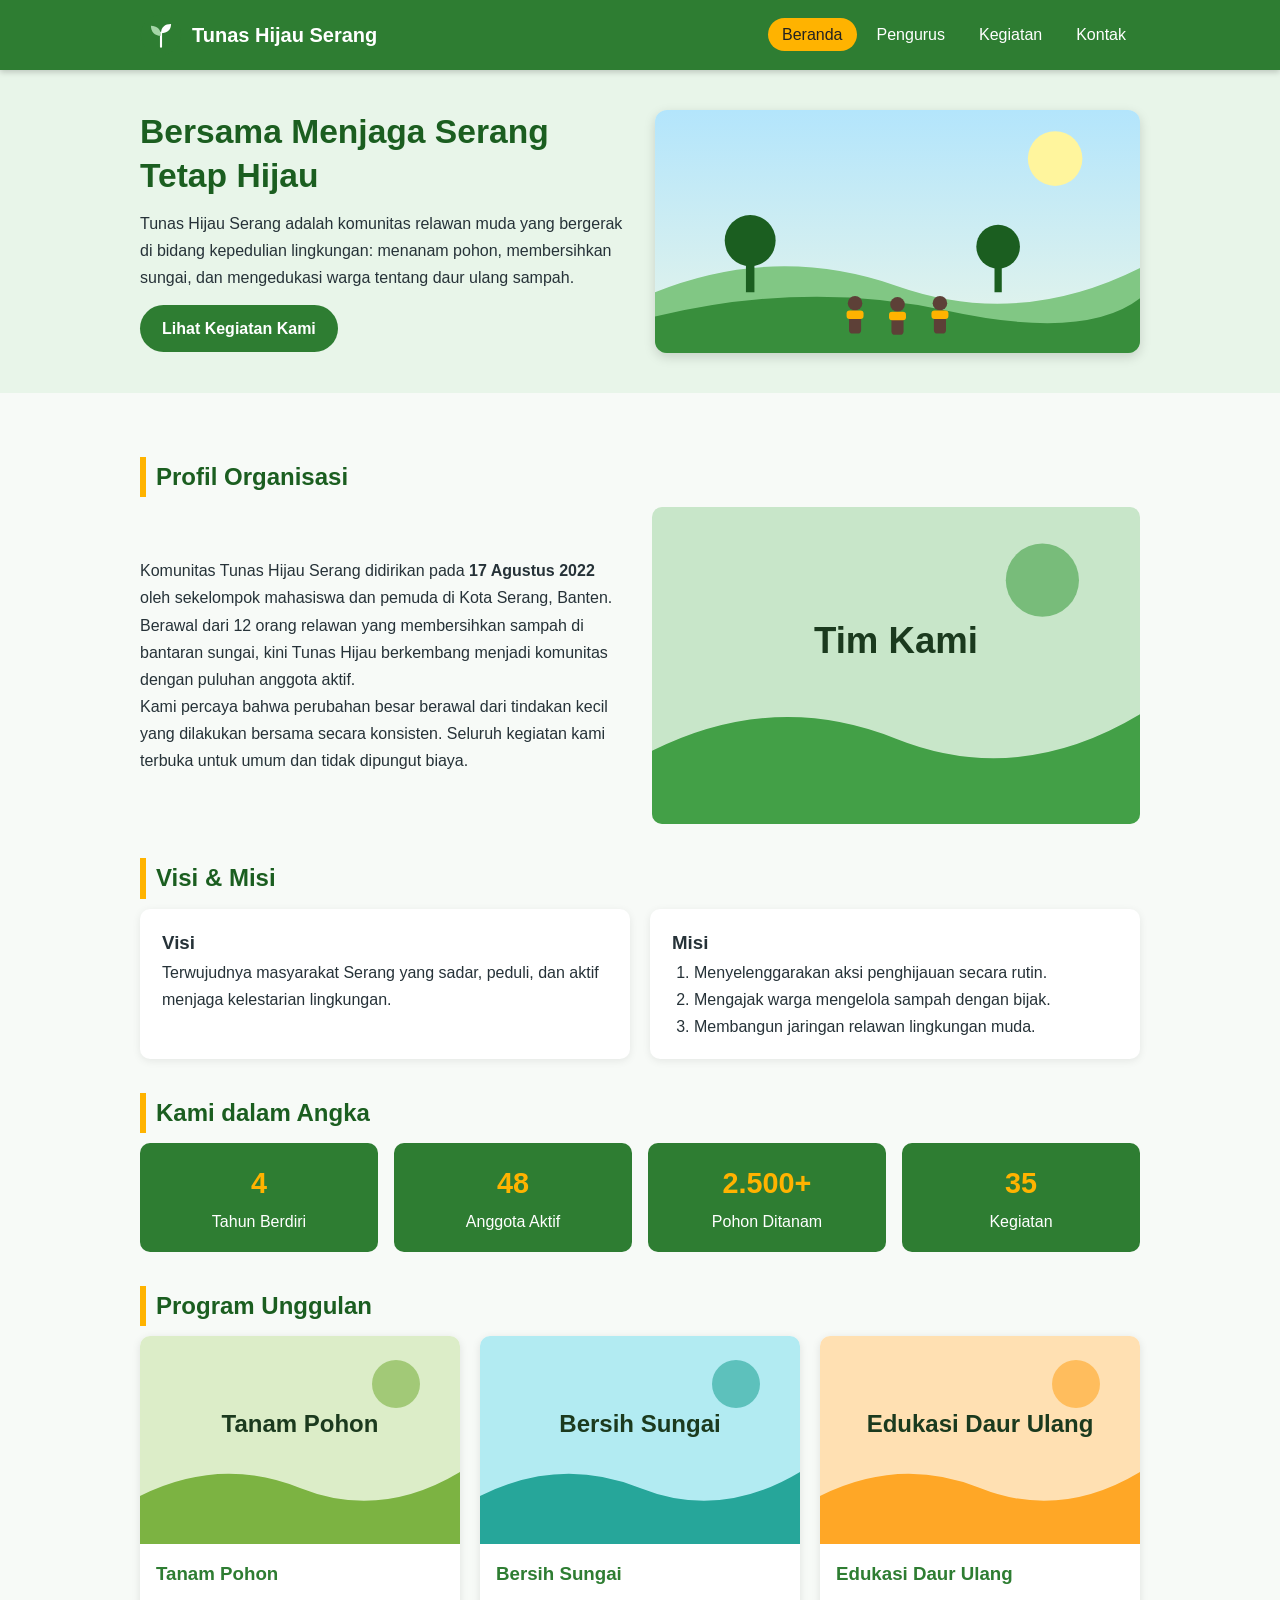
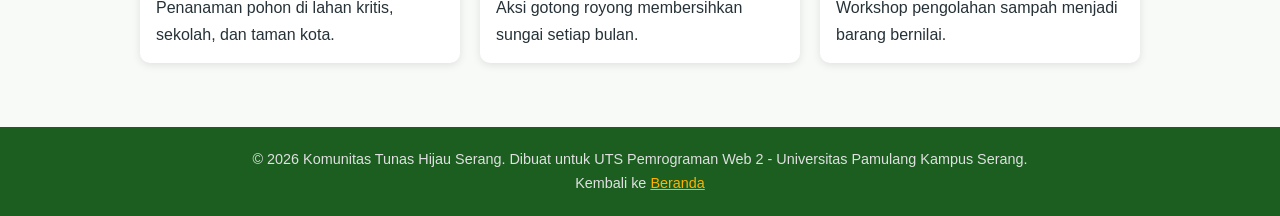
<file: index.html>
<!DOCTYPE html>
<html lang="id">
<head>
  <meta charset="UTF-8">
  <meta name="viewport" content="width=device-width, initial-scale=1.0">
  <meta name="description" content="Komunitas Tunas Hijau Serang - komunitas peduli lingkungan">
  <title>Beranda | Komunitas Tunas Hijau Serang</title>
  <link rel="stylesheet" href="style.css">
</head>
<body>
  <header>
    <div class="container">
      <div class="brand"><img src="logo.svg" alt="Logo Tunas Hijau"> Tunas Hijau Serang</div>
      <nav>
        <ul>
          <li><a href="index.html" class="aktif">Beranda</a></li>
          <li><a href="pengurus.html">Pengurus</a></li>
          <li><a href="kegiatan.html">Kegiatan</a></li>
          <li><a href="kontak.html">Kontak</a></li>
        </ul>
      </nav>
    </div>
  </header>

  <section class="hero">
    <div class="container">
      <div class="hero-teks">
        <h1>Bersama Menjaga Serang Tetap Hijau</h1>
        <p>Tunas Hijau Serang adalah komunitas relawan muda yang bergerak di bidang kepedulian lingkungan: menanam pohon, membersihkan sungai, dan mengedukasi warga tentang daur ulang sampah.</p>
        <a class="tombol" href="kegiatan.html">Lihat Kegiatan Kami</a>
      </div>
      <img src="hero.svg" alt="Relawan menanam pohon di area hijau">
    </div>
  </section>

  <main class="container">
    <section>
      <h2>Profil Organisasi</h2>
      <div class="dua-kolom">
        <article>
          <p>Komunitas Tunas Hijau Serang didirikan pada <strong>17 Agustus 2022</strong> oleh sekelompok mahasiswa dan pemuda di Kota Serang, Banten. Berawal dari 12 orang relawan yang membersihkan sampah di bantaran sungai, kini Tunas Hijau berkembang menjadi komunitas dengan puluhan anggota aktif.</p>
          <p>Kami percaya bahwa perubahan besar berawal dari tindakan kecil yang dilakukan bersama secara konsisten. Seluruh kegiatan kami terbuka untuk umum dan tidak dipungut biaya.</p>
        </article>
        <img src="tim.svg" alt="Ilustrasi tim relawan Tunas Hijau">
      </div>
    </section>

    <section>
      <h2>Visi &amp; Misi</h2>
      <div class="grid">
        <div class="kotak">
          <h3>Visi</h3>
          <p>Terwujudnya masyarakat Serang yang sadar, peduli, dan aktif menjaga kelestarian lingkungan.</p>
        </div>
        <div class="kotak">
          <h3>Misi</h3>
          <ol>
            <li>Menyelenggarakan aksi penghijauan secara rutin.</li>
            <li>Mengajak warga mengelola sampah dengan bijak.</li>
            <li>Membangun jaringan relawan lingkungan muda.</li>
          </ol>
        </div>
      </div>
    </section>

    <section>
      <h2>Kami dalam Angka</h2>
      <div class="statistik">
        <div><strong>4</strong>Tahun Berdiri</div>
        <div><strong>48</strong>Anggota Aktif</div>
        <div><strong>2.500+</strong>Pohon Ditanam</div>
        <div><strong>35</strong>Kegiatan</div>
      </div>
    </section>

    <section>
      <h2>Program Unggulan</h2>
      <div class="grid">
        <article class="kartu">
          <img src="tanam.svg" alt="Program tanam pohon">
          <div class="isi"><h3>Tanam Pohon</h3><p>Penanaman pohon di lahan kritis, sekolah, dan taman kota.</p></div>
        </article>
        <article class="kartu">
          <img src="bersih.svg" alt="Program bersih sungai">
          <div class="isi"><h3>Bersih Sungai</h3><p>Aksi gotong royong membersihkan sungai setiap bulan.</p></div>
        </article>
        <article class="kartu">
          <img src="edukasi.svg" alt="Program edukasi daur ulang">
          <div class="isi"><h3>Edukasi Daur Ulang</h3><p>Workshop pengolahan sampah menjadi barang bernilai.</p></div>
        </article>
      </div>
    </section>
  </main>
  <footer>
    <div class="container">
      <p>&copy; 2026 Komunitas Tunas Hijau Serang. Dibuat untuk UTS Pemrograman Web 2 - Universitas Pamulang Kampus Serang.</p>
      <p>Kembali ke <a href="index.html">Beranda</a></p>
    </div>
  </footer>
</body>
</html>
</file>
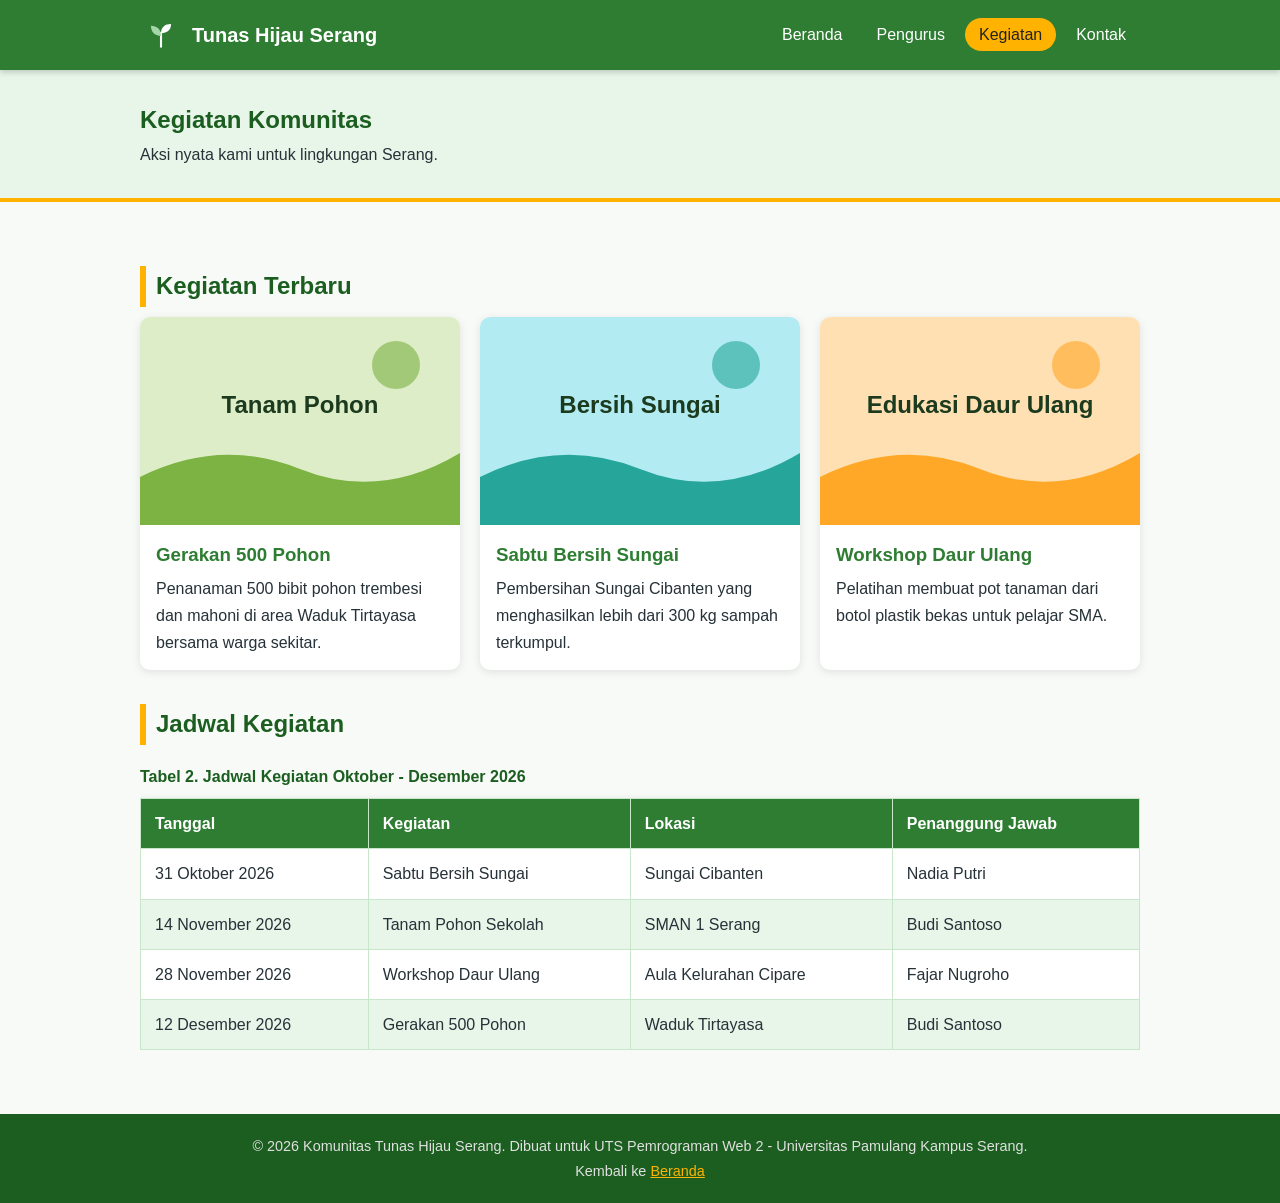
<file: kegiatan.html>
<!DOCTYPE html>
<html lang="id">
<head>
  <meta charset="UTF-8">
  <meta name="viewport" content="width=device-width, initial-scale=1.0">
  <meta name="description" content="Komunitas Tunas Hijau Serang - komunitas peduli lingkungan">
  <title>Kegiatan | Komunitas Tunas Hijau Serang</title>
  <link rel="stylesheet" href="style.css">
</head>
<body>
  <header>
    <div class="container">
      <div class="brand"><img src="logo.svg" alt="Logo Tunas Hijau"> Tunas Hijau Serang</div>
      <nav>
        <ul>
          <li><a href="index.html">Beranda</a></li>
          <li><a href="pengurus.html">Pengurus</a></li>
          <li><a href="kegiatan.html" class="aktif">Kegiatan</a></li>
          <li><a href="kontak.html">Kontak</a></li>
        </ul>
      </nav>
    </div>
  </header>

  <section class="page-title">
    <div class="container"><h1>Kegiatan Komunitas</h1><p>Aksi nyata kami untuk lingkungan Serang.</p></div>
  </section>

  <main class="container">
    <section>
      <h2>Kegiatan Terbaru</h2>
      <div class="grid">
        <article class="kartu">
          <img src="tanam.svg" alt="Tanam pohon">
          <div class="isi"><h3>Gerakan 500 Pohon</h3><p>Penanaman 500 bibit pohon trembesi dan mahoni di area Waduk Tirtayasa bersama warga sekitar.</p></div>
        </article>
        <article class="kartu">
          <img src="bersih.svg" alt="Bersih sungai">
          <div class="isi"><h3>Sabtu Bersih Sungai</h3><p>Pembersihan Sungai Cibanten yang menghasilkan lebih dari 300 kg sampah terkumpul.</p></div>
        </article>
        <article class="kartu">
          <img src="edukasi.svg" alt="Edukasi daur ulang">
          <div class="isi"><h3>Workshop Daur Ulang</h3><p>Pelatihan membuat pot tanaman dari botol plastik bekas untuk pelajar SMA.</p></div>
        </article>
      </div>
    </section>

    <section>
      <h2>Jadwal Kegiatan</h2>
      <div class="tabel-wrap">
        <table>
          <caption>Tabel 2. Jadwal Kegiatan Oktober - Desember 2026</caption>
          <thead>
            <tr><th>Tanggal</th><th>Kegiatan</th><th>Lokasi</th><th>Penanggung Jawab</th></tr>
          </thead>
          <tbody>
            <tr><td>31 Oktober 2026</td><td>Sabtu Bersih Sungai</td><td>Sungai Cibanten</td><td>Nadia Putri</td></tr>
            <tr><td>14 November 2026</td><td>Tanam Pohon Sekolah</td><td>SMAN 1 Serang</td><td>Budi Santoso</td></tr>
            <tr><td>28 November 2026</td><td>Workshop Daur Ulang</td><td>Aula Kelurahan Cipare</td><td>Fajar Nugroho</td></tr>
            <tr><td>12 Desember 2026</td><td>Gerakan 500 Pohon</td><td>Waduk Tirtayasa</td><td>Budi Santoso</td></tr>
          </tbody>
        </table>
      </div>
    </section>
  </main>
  <footer>
    <div class="container">
      <p>&copy; 2026 Komunitas Tunas Hijau Serang. Dibuat untuk UTS Pemrograman Web 2 - Universitas Pamulang Kampus Serang.</p>
      <p>Kembali ke <a href="index.html">Beranda</a></p>
    </div>
  </footer>
</body>
</html>
</file>
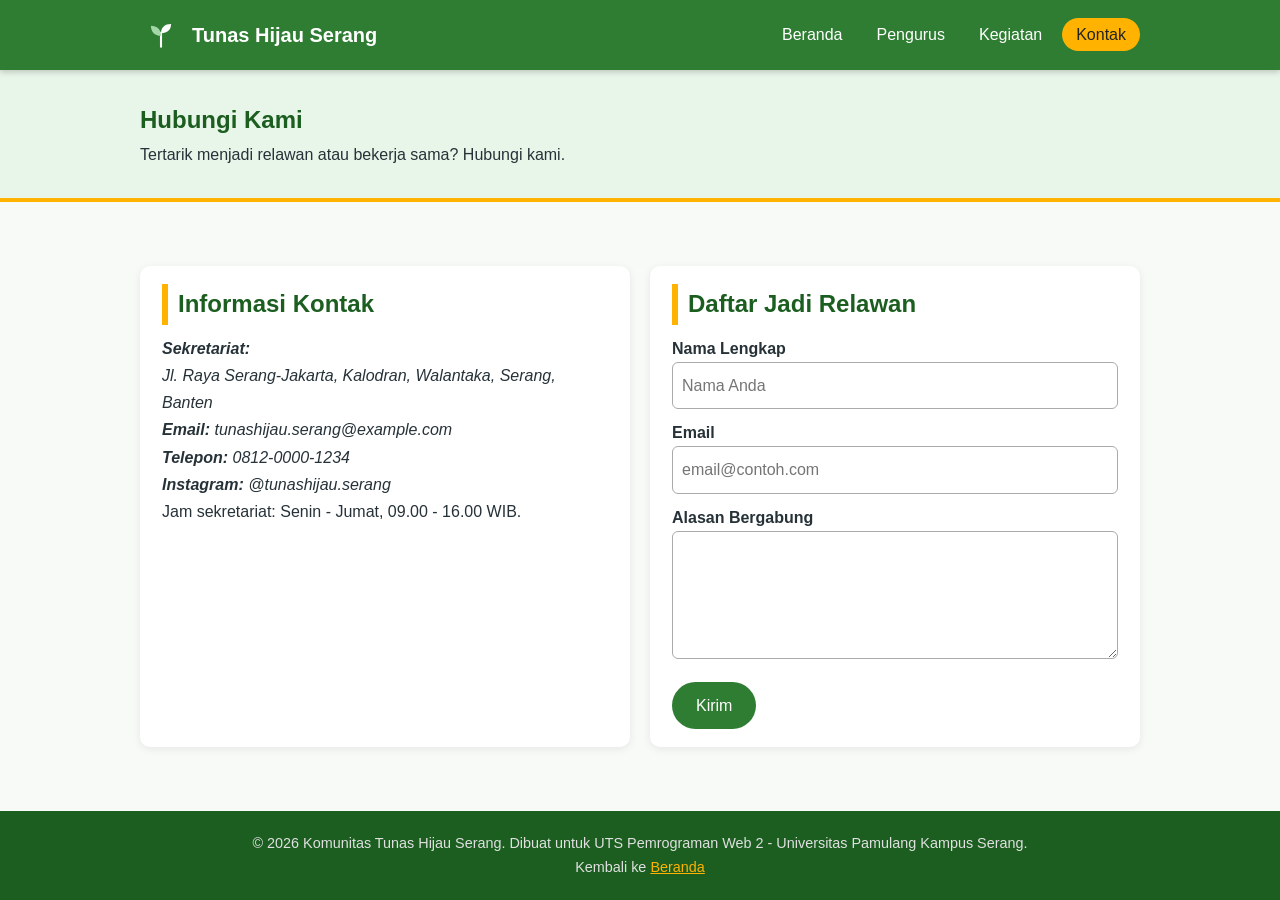
<file: kontak.html>
<!DOCTYPE html>
<html lang="id">
<head>
  <meta charset="UTF-8">
  <meta name="viewport" content="width=device-width, initial-scale=1.0">
  <meta name="description" content="Komunitas Tunas Hijau Serang - komunitas peduli lingkungan">
  <title>Kontak | Komunitas Tunas Hijau Serang</title>
  <link rel="stylesheet" href="style.css">
</head>
<body>
  <header>
    <div class="container">
      <div class="brand"><img src="logo.svg" alt="Logo Tunas Hijau"> Tunas Hijau Serang</div>
      <nav>
        <ul>
          <li><a href="index.html">Beranda</a></li>
          <li><a href="pengurus.html">Pengurus</a></li>
          <li><a href="kegiatan.html">Kegiatan</a></li>
          <li><a href="kontak.html" class="aktif">Kontak</a></li>
        </ul>
      </nav>
    </div>
  </header>

  <section class="page-title">
    <div class="container"><h1>Hubungi Kami</h1><p>Tertarik menjadi relawan atau bekerja sama? Hubungi kami.</p></div>
  </section>

  <main class="container">
    <div class="grid">
      <section class="kotak">
        <h2>Informasi Kontak</h2>
        <address>
          <p><strong>Sekretariat:</strong><br>Jl. Raya Serang-Jakarta, Kalodran, Walantaka, Serang, Banten</p>
          <p><strong>Email:</strong> tunashijau.serang@example.com</p>
          <p><strong>Telepon:</strong> 0812-0000-1234</p>
          <p><strong>Instagram:</strong> @tunashijau.serang</p>
        </address>
        <p>Jam sekretariat: Senin - Jumat, 09.00 - 16.00 WIB.</p>
      </section>

      <section class="kotak">
        <h2>Daftar Jadi Relawan</h2>
        <form action="#" method="post">
          <label for="nama">Nama Lengkap</label>
          <input type="text" id="nama" name="nama" placeholder="Nama Anda">
          <label for="email">Email</label>
          <input type="email" id="email" name="email" placeholder="email@contoh.com">
          <label for="pesan">Alasan Bergabung</label>
          <textarea id="pesan" name="pesan" rows="4"></textarea>
          <button type="button">Kirim</button>
        </form>
      </section>
    </div>
  </main>
  <footer>
    <div class="container">
      <p>&copy; 2026 Komunitas Tunas Hijau Serang. Dibuat untuk UTS Pemrograman Web 2 - Universitas Pamulang Kampus Serang.</p>
      <p>Kembali ke <a href="index.html">Beranda</a></p>
    </div>
  </footer>
</body>
</html>
</file>
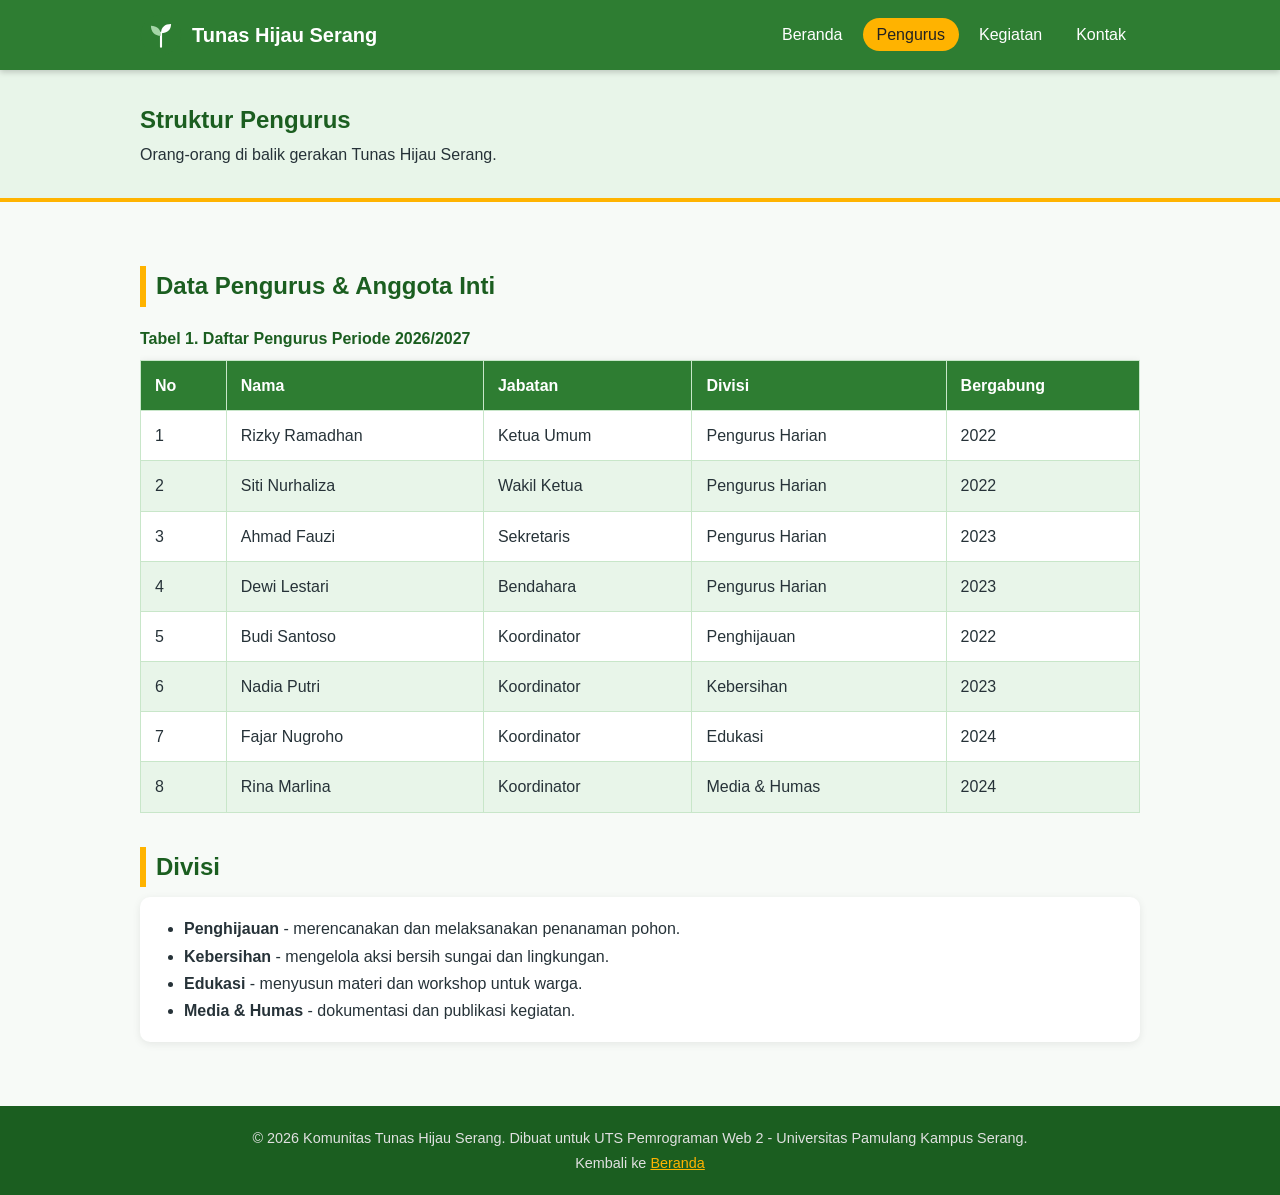
<file: pengurus.html>
<!DOCTYPE html>
<html lang="id">
<head>
  <meta charset="UTF-8">
  <meta name="viewport" content="width=device-width, initial-scale=1.0">
  <meta name="description" content="Komunitas Tunas Hijau Serang - komunitas peduli lingkungan">
  <title>Pengurus | Komunitas Tunas Hijau Serang</title>
  <link rel="stylesheet" href="style.css">
</head>
<body>
  <header>
    <div class="container">
      <div class="brand"><img src="logo.svg" alt="Logo Tunas Hijau"> Tunas Hijau Serang</div>
      <nav>
        <ul>
          <li><a href="index.html">Beranda</a></li>
          <li><a href="pengurus.html" class="aktif">Pengurus</a></li>
          <li><a href="kegiatan.html">Kegiatan</a></li>
          <li><a href="kontak.html">Kontak</a></li>
        </ul>
      </nav>
    </div>
  </header>

  <section class="page-title">
    <div class="container"><h1>Struktur Pengurus</h1><p>Orang-orang di balik gerakan Tunas Hijau Serang.</p></div>
  </section>

  <main class="container">
    <section>
      <h2>Data Pengurus &amp; Anggota Inti</h2>
      <div class="tabel-wrap">
        <table>
          <caption>Tabel 1. Daftar Pengurus Periode 2026/2027</caption>
          <thead>
            <tr><th>No</th><th>Nama</th><th>Jabatan</th><th>Divisi</th><th>Bergabung</th></tr>
          </thead>
          <tbody>
            <tr><td>1</td><td>Rizky Ramadhan</td><td>Ketua Umum</td><td>Pengurus Harian</td><td>2022</td></tr>
            <tr><td>2</td><td>Siti Nurhaliza</td><td>Wakil Ketua</td><td>Pengurus Harian</td><td>2022</td></tr>
            <tr><td>3</td><td>Ahmad Fauzi</td><td>Sekretaris</td><td>Pengurus Harian</td><td>2023</td></tr>
            <tr><td>4</td><td>Dewi Lestari</td><td>Bendahara</td><td>Pengurus Harian</td><td>2023</td></tr>
            <tr><td>5</td><td>Budi Santoso</td><td>Koordinator</td><td>Penghijauan</td><td>2022</td></tr>
            <tr><td>6</td><td>Nadia Putri</td><td>Koordinator</td><td>Kebersihan</td><td>2023</td></tr>
            <tr><td>7</td><td>Fajar Nugroho</td><td>Koordinator</td><td>Edukasi</td><td>2024</td></tr>
            <tr><td>8</td><td>Rina Marlina</td><td>Koordinator</td><td>Media &amp; Humas</td><td>2024</td></tr>
          </tbody>
        </table>
      </div>
    </section>

    <section>
      <h2>Divisi</h2>
      <div class="kotak">
        <ul>
          <li><strong>Penghijauan</strong> - merencanakan dan melaksanakan penanaman pohon.</li>
          <li><strong>Kebersihan</strong> - mengelola aksi bersih sungai dan lingkungan.</li>
          <li><strong>Edukasi</strong> - menyusun materi dan workshop untuk warga.</li>
          <li><strong>Media &amp; Humas</strong> - dokumentasi dan publikasi kegiatan.</li>
        </ul>
      </div>
    </section>
  </main>
  <footer>
    <div class="container">
      <p>&copy; 2026 Komunitas Tunas Hijau Serang. Dibuat untuk UTS Pemrograman Web 2 - Universitas Pamulang Kampus Serang.</p>
      <p>Kembali ke <a href="index.html">Beranda</a></p>
    </div>
  </footer>
</body>
</html>
</file>
<file: style.css>
/* Reset & variabel */
:root{--hijau:#2e7d32;--hijau-tua:#1b5e20;--hijau-muda:#e8f5e9;--aksen:#ffb300;--teks:#263238;}
*{box-sizing:border-box;margin:0;padding:0}
body{font-family:'Segoe UI',Arial,sans-serif;color:var(--teks);background:#f7faf7;line-height:1.7}
.container{width:90%;max-width:1000px;margin:0 auto}

/* Header & Navigasi */
header{background:var(--hijau);color:#fff;padding:14px 0;position:sticky;top:0;z-index:10;box-shadow:0 2px 6px rgba(0,0,0,.2)}
header .container{display:flex;justify-content:space-between;align-items:center;flex-wrap:wrap;gap:10px}
.brand{display:flex;align-items:center;gap:10px;font-size:1.25rem;font-weight:700}
.brand img{width:42px;height:42px}
nav ul{list-style:none;display:flex;gap:6px;flex-wrap:wrap}
nav a{color:#fff;text-decoration:none;padding:8px 14px;border-radius:20px;font-weight:500}
nav a:hover{background:var(--hijau-tua)}
nav a.aktif{background:var(--aksen);color:#222}

/* Hero */
.hero{background:var(--hijau-muda);padding:40px 0}
.hero .container{display:grid;grid-template-columns:repeat(auto-fit,minmax(320px,1fr));align-items:center;gap:30px}
.hero-teks{flex:1 1 320px}
.hero-teks h1{font-size:2.1rem;color:var(--hijau-tua);line-height:1.3;margin-bottom:12px}
.hero img{width:100%;border-radius:12px;box-shadow:0 4px 12px rgba(0,0,0,.15)}
.tombol{display:inline-block;margin-top:14px;background:var(--hijau);color:#fff;padding:10px 22px;border-radius:25px;text-decoration:none;font-weight:600}
.tombol:hover{background:var(--hijau-tua)}
.page-title{background:var(--hijau-muda);padding:30px 0;border-bottom:4px solid var(--aksen)}
.page-title h1{color:var(--hijau-tua)}

/* Konten */
main{padding:30px 0}
section{margin-bottom:34px}
h2{color:var(--hijau-tua);margin-bottom:10px;border-left:6px solid var(--aksen);padding-left:10px}
.grid{display:grid;grid-template-columns:repeat(auto-fit,minmax(260px,1fr));gap:20px}
.kartu{background:#fff;border-radius:10px;overflow:hidden;box-shadow:0 2px 8px rgba(0,0,0,.1)}
.kartu img{width:100%;display:block}
.kartu .isi{padding:14px 16px}
.kartu h3{color:var(--hijau);margin-bottom:4px}
.kotak{background:#fff;padding:18px 22px;border-radius:10px;box-shadow:0 2px 8px rgba(0,0,0,.08)}
.kotak ul,.kotak ol{margin-left:22px}
.statistik{display:flex;gap:16px;flex-wrap:wrap;text-align:center}
.statistik div{flex:1 1 150px;background:var(--hijau);color:#fff;padding:16px;border-radius:10px}
.statistik strong{display:block;font-size:1.8rem;color:var(--aksen)}
.dua-kolom{display:grid;grid-template-columns:repeat(auto-fit,minmax(300px,1fr));gap:24px;align-items:center}
.dua-kolom img{width:100%;border-radius:10px}

/* Tabel */
.tabel-wrap{overflow-x:auto}
table{width:100%;border-collapse:collapse;background:#fff;box-shadow:0 2px 8px rgba(0,0,0,.1)}
caption{caption-side:top;text-align:left;font-weight:700;padding:8px 0;color:var(--hijau-tua)}
th,td{padding:11px 14px;border:1px solid #c8e6c9;text-align:left}
thead th{background:var(--hijau);color:#fff}
tbody tr:nth-child(even){background:var(--hijau-muda)}
tbody tr:hover{background:#fff8e1}

/* Form kontak */
label{display:block;font-weight:600;margin-top:10px}
input,textarea{width:100%;padding:9px;border:1px solid #aaa;border-radius:6px;font:inherit}
button{margin-top:14px;background:var(--hijau);color:#fff;border:0;padding:10px 24px;border-radius:25px;font:inherit;cursor:pointer}

/* Footer */
footer{background:var(--hijau-tua);color:#e0e0e0;text-align:center;padding:20px 0;font-size:.9rem}
footer a{color:var(--aksen)}
</file>
